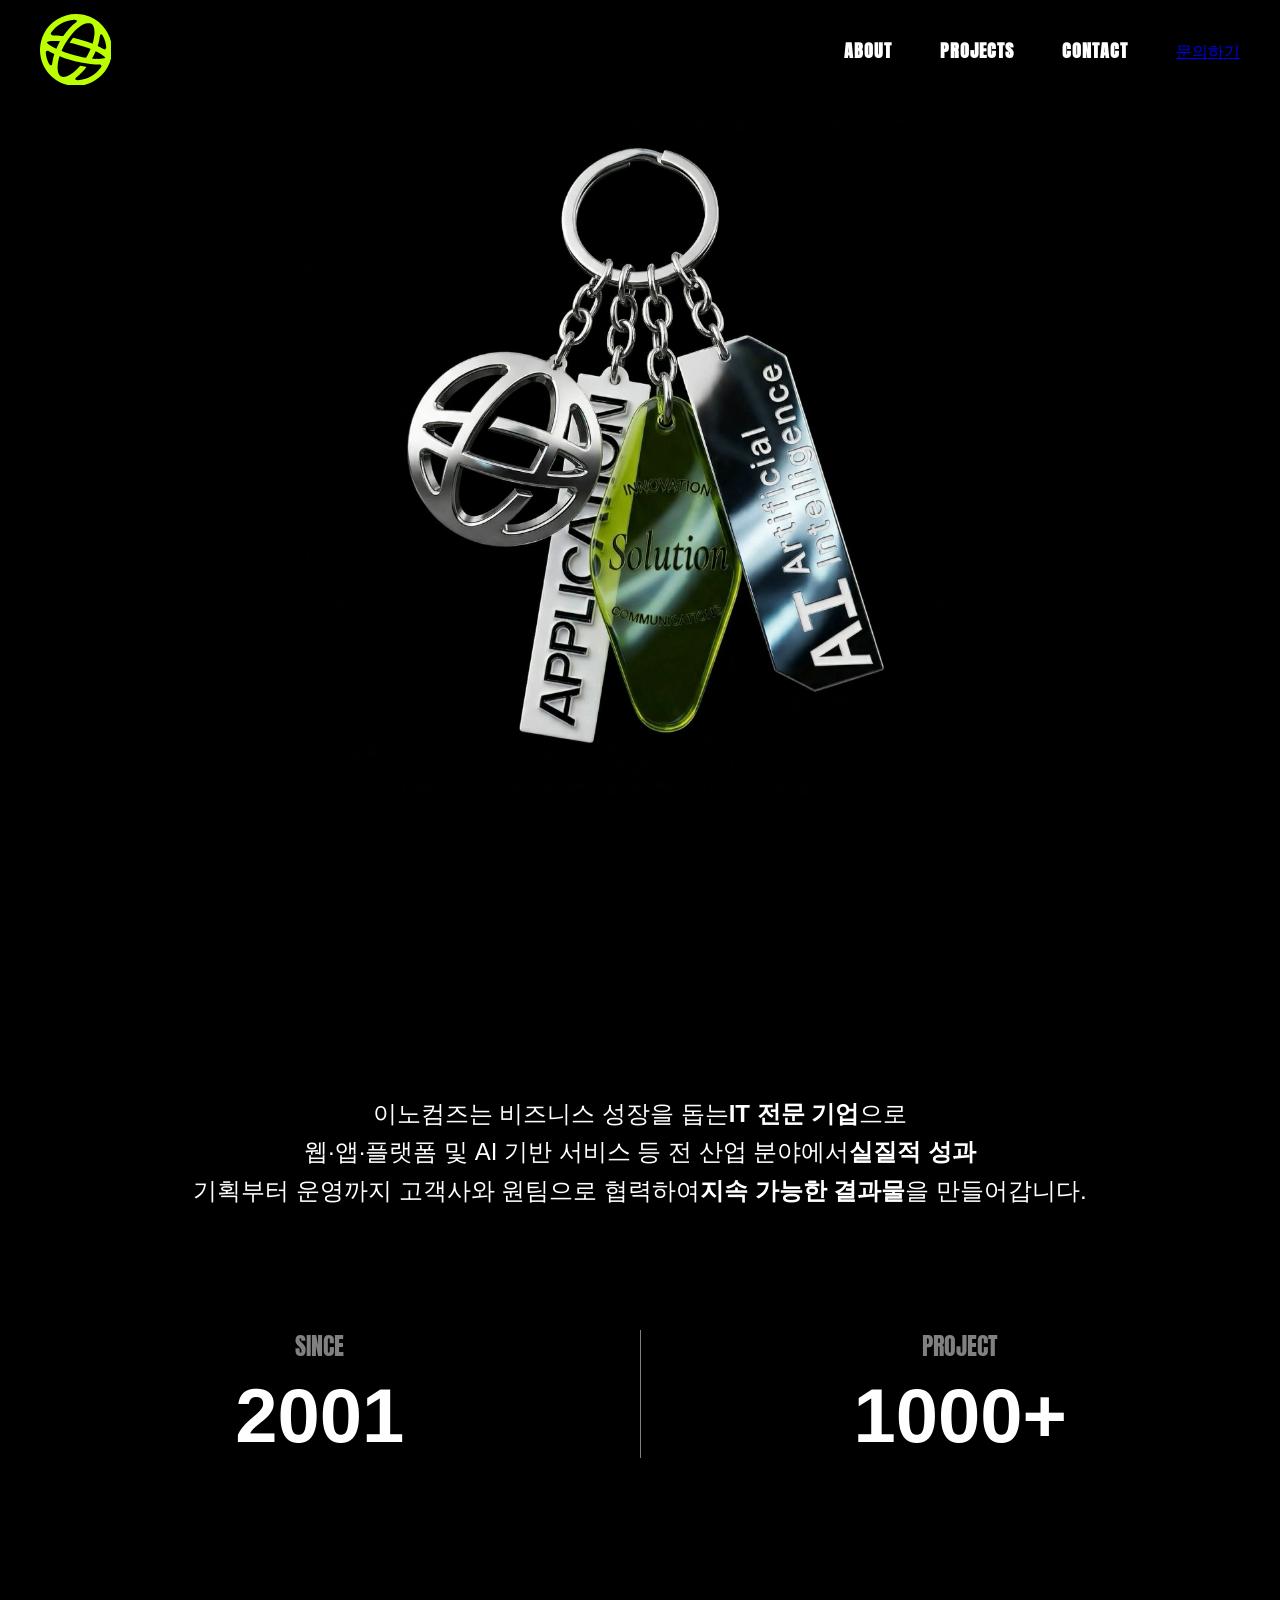
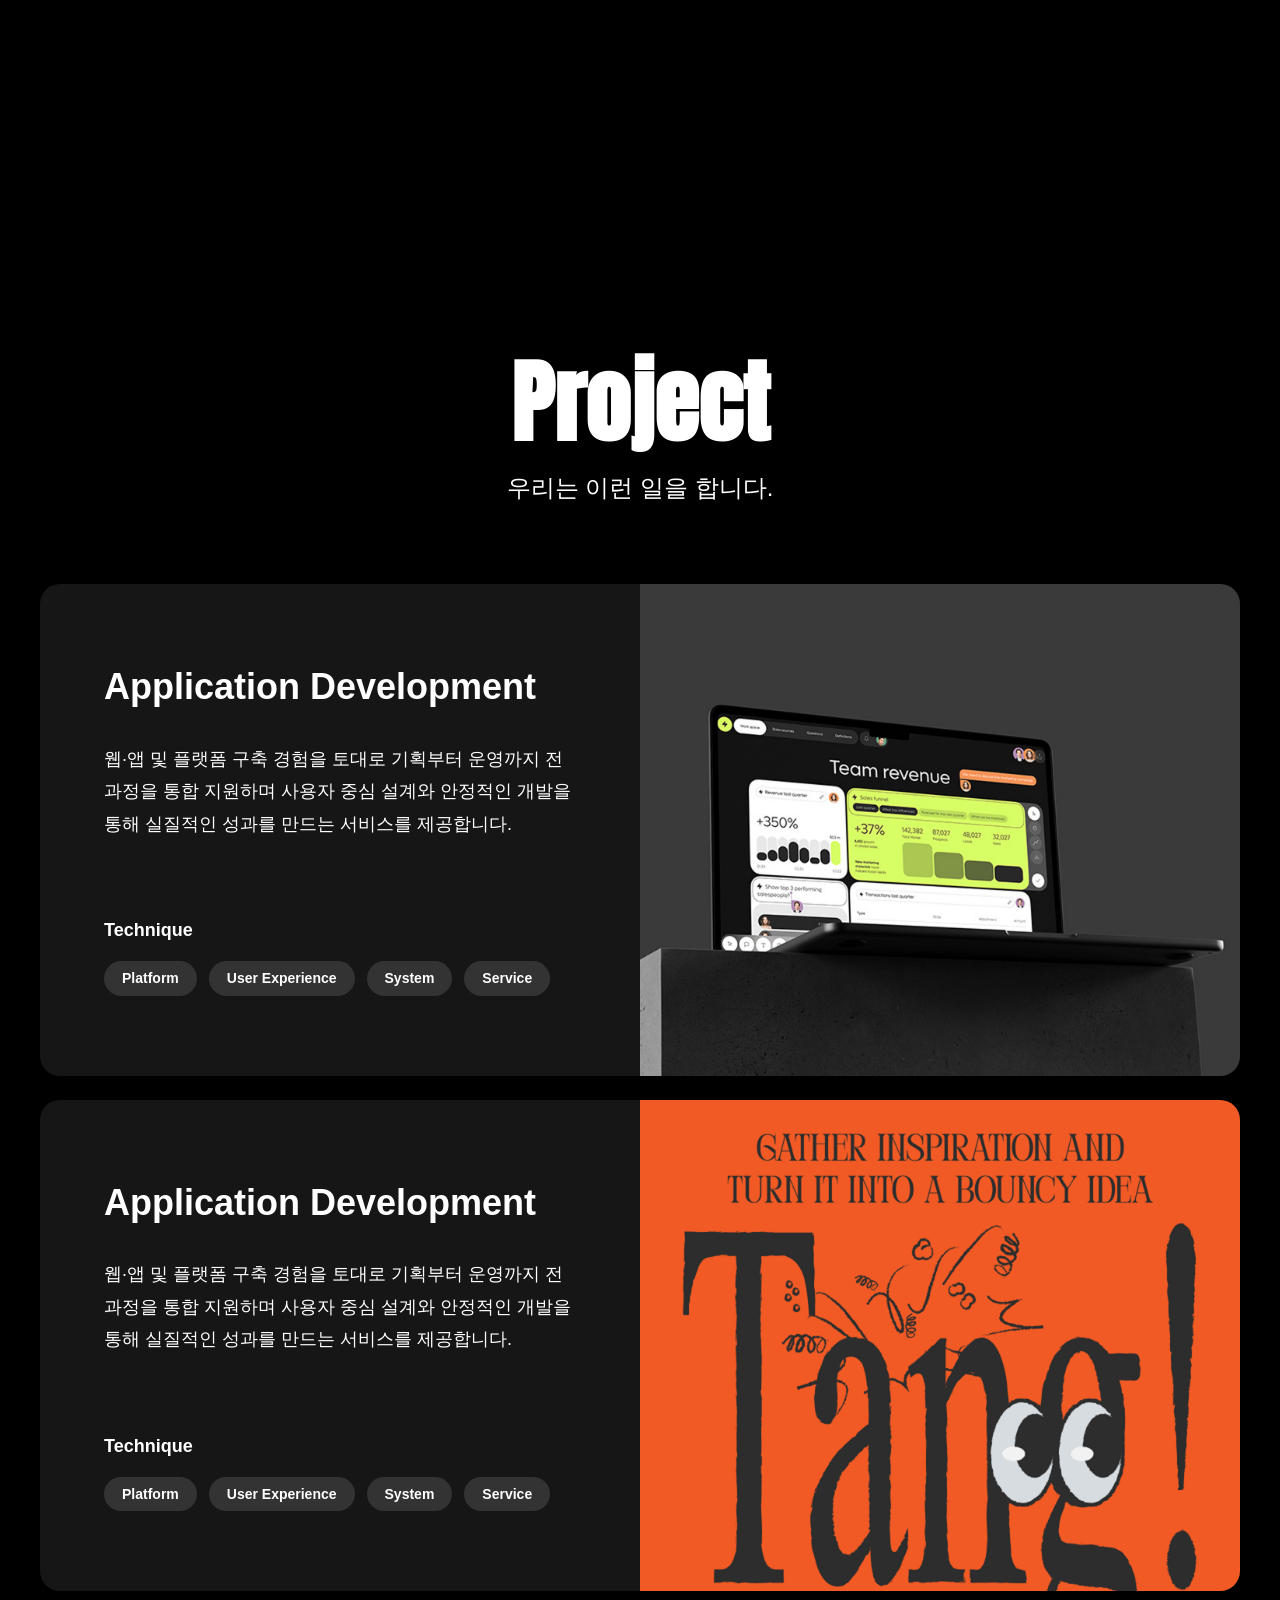
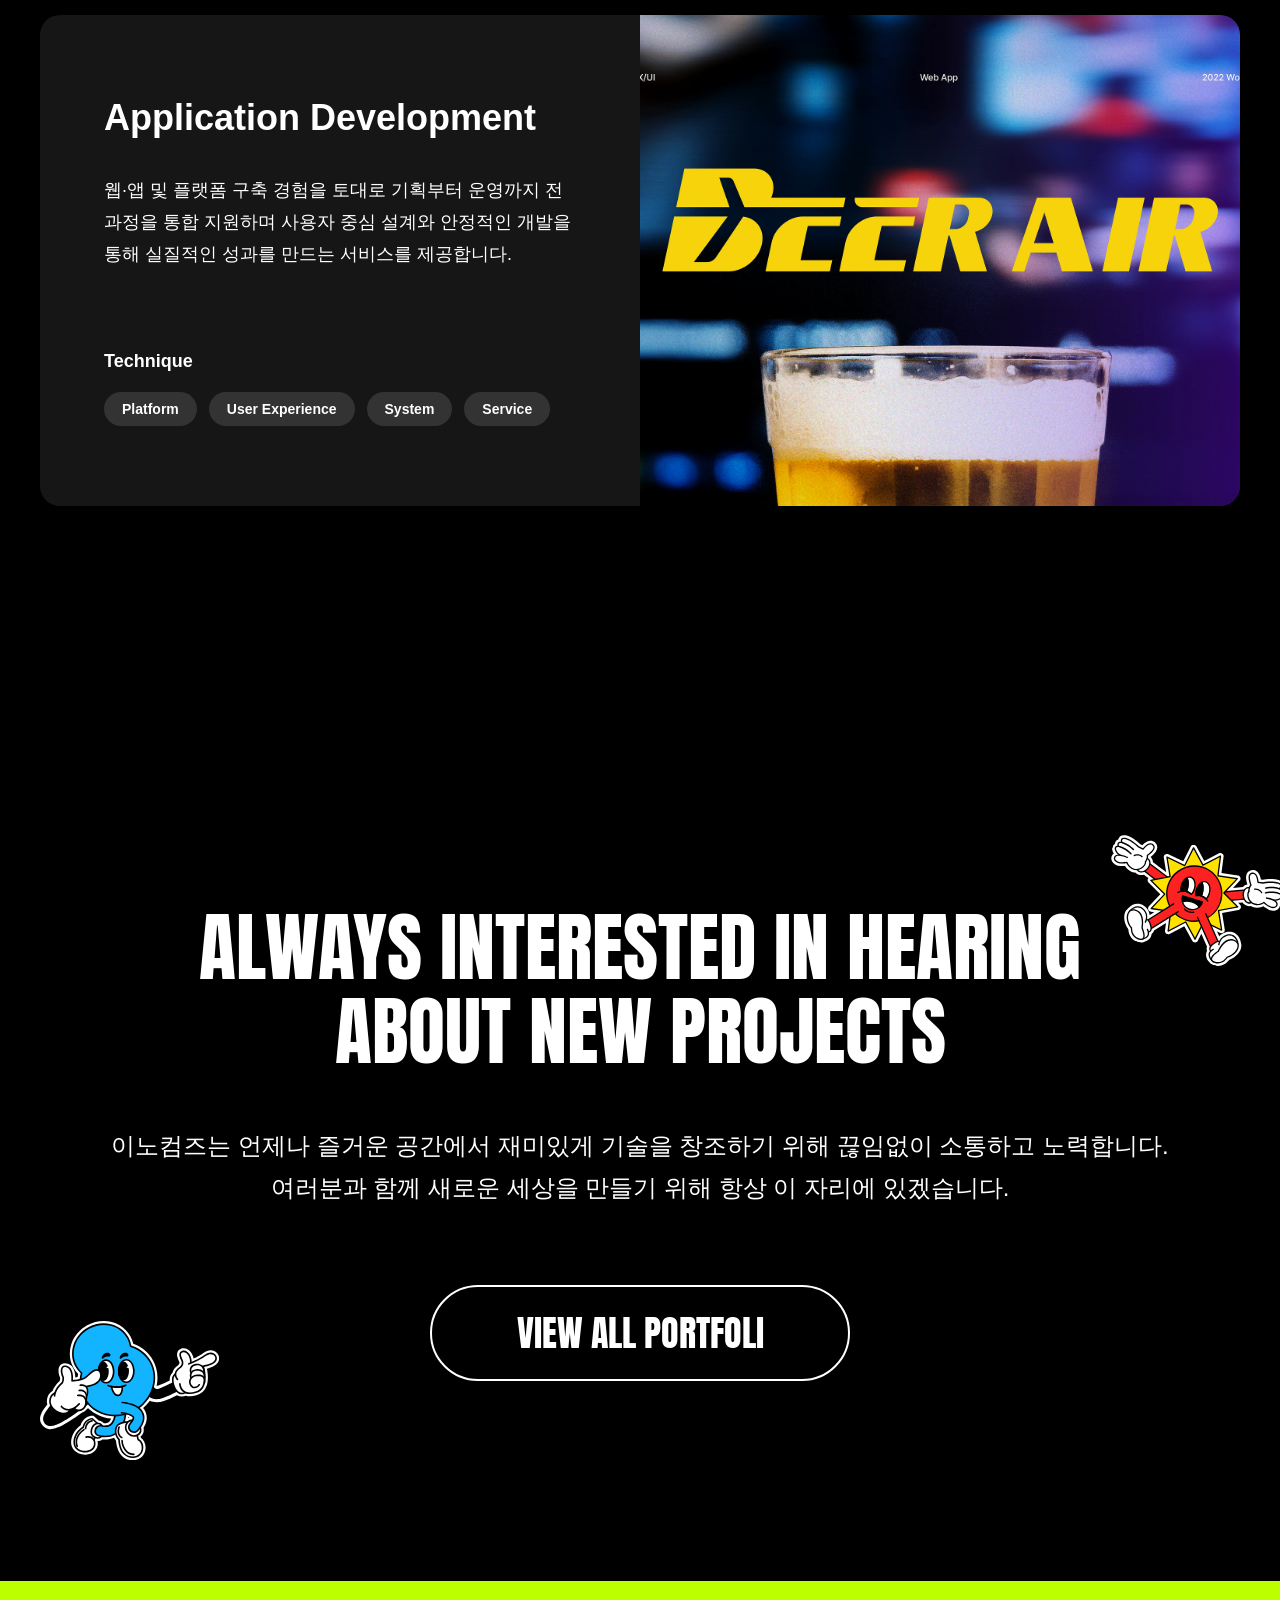
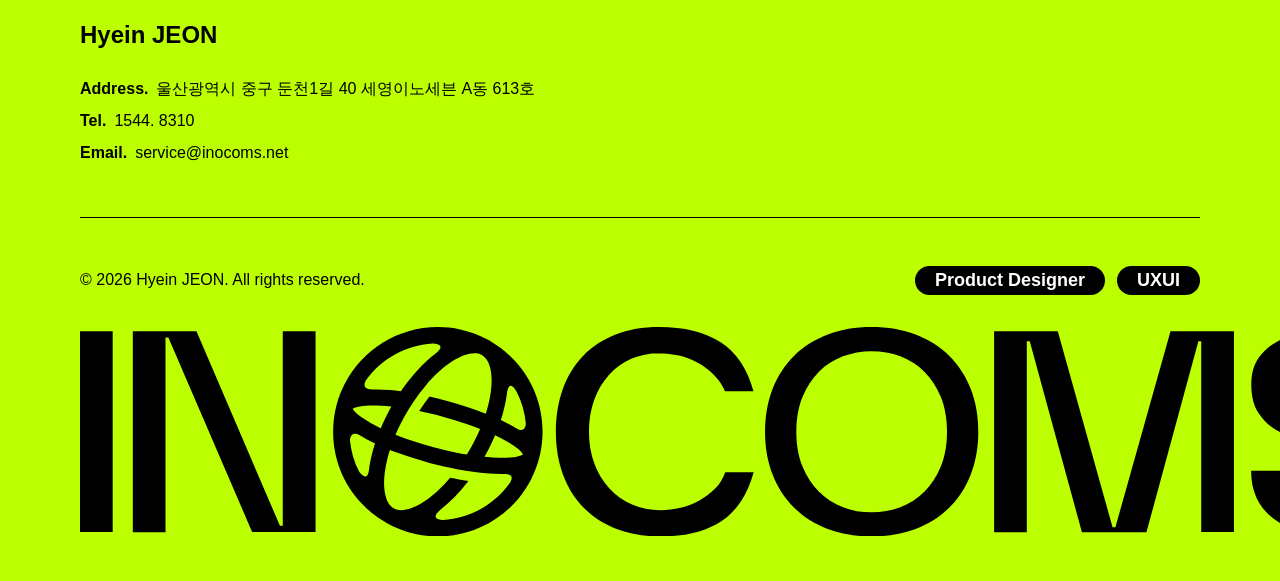
<file: index.html>
<!DOCTYPE html>
<html lang="ko">

<head>
    <meta charset="UTF-8">
    <meta name="viewport" content="width=device-width, initial-scale=1.0">
    <title>Jw</title>
    <link rel="stylesheet" href="style.css">
    <link rel="preconnect" href=" https://fonts.googleapis.com">
    <link rel="preconnect" href="https://fonts.gstatic.com" crossorigin>
    <link href="https://fonts.googleapis.com/css2?family=Anton&display=swap" rel="stylesheet">
</head>

<body>
    <!-- #### header start ####-->
    <header>
        <div class="header_inner">
            <a href="#" class="logo">
                <img src="image/logo.svg" alt="logo">
            </a>

            <div class="right_menu">
                <nav>
                    <ul class="menu">
                        <li><a href="about.html">ABOUT</a></li>
                        <li><a href="project.html">PROJECTS</a></li>
                        <li><a href="contact.html">CONTACT</a></li>
                    </ul>
                </nav>

                <a href="#" class="contact_btn">문의하기</a>
            </div>
        </div>
    </header>
    <!-- #### header start ####-->

    <!-- ### hero start ###-->
    <section class="hero">
        <img src="image/hero.png" alt="메인 이미지">
    </section>
    <!-- ### hero end ###-->

    <!-- ### about start ####-->
    <section class="about">
        <div class="about_text">
            <p>이노컴즈는 비즈니스 성장을 돕는<strong>IT 전문 기업</strong>으로</p>
            <p>웹·앱·플랫폼 및 AI 기반 서비스 등 전 산업 분야에서<strong>실질적 성과</strong></p>
            <p>기획부터 운영까지 고객사와 원팀으로 협력하여<strong>지속 가능한 결과물</strong>을 만들어갑니다.</p>
        </div>
        <!--정보1-->
        <div class="about_stats">
            <div class="stat_item">
                <span class="stat_label">SINCE</span>
                <h2>2001</h2>
            </div>
            <!--구분선 -->
            <div class="stat_divider"></div>
            <!--정보2 -->
            <div class="stat_item">
                <span class="stat_label">PROJECT</span>
                <h2>1000+</h2>
            </div>
        </div>
    </section>
    <!-- #### about end ####-->

    <!-- Project start -->
    <section class="project">

        <!--타이틀-->
        <div class="section_title">
            <h2>Project</h2>
            <p>우리는 이런 일을 합니다.</p>
        </div>

        <!--프로젝트 목록 -->
        <div class="project_list">

            <!--프로젝트1-->
            <article class="project_card">
                <div class="project_content">
                    <h3>Application Development</h3>
                    <p>
                        웹·앱 및 플랫폼 구축 경험을 토대로 기획부터 운영까지
                        전 과정을 통합 지원하며 사용자 중심 설계와 안정적인 개발을 통해
                        실질적인 성과를 만드는 서비스를 제공합니다.
                    </p>

                    <div class="technique">
                        <span>Technique</span>

                        <ul class="technique_list">
                            <li>Platform</li>
                            <li>User Experience</li>
                            <li>System</li>
                            <li>Service</li>
                        </ul>
                    </div>
                </div>

                <div class="project_image">
                    <img src="image/project1.png" alt="project1">
                </div>
            </article>
            <!--프로젝트1 end -->

            <!--프로젝트2-->
            <article class="project_card">
                <div class="project_content">
                    <h3>Application Development</h3>
                    <p>
                        웹·앱 및 플랫폼 구축 경험을 토대로 기획부터 운영까지
                        전 과정을 통합 지원하며 사용자 중심 설계와 안정적인 개발을 통해
                        실질적인 성과를 만드는 서비스를 제공합니다.
                    </p>

                    <div class="technique">
                        <span>Technique</span>

                        <ul class="technique_list">
                            <li>Platform</li>
                            <li>User Experience</li>
                            <li>System</li>
                            <li>Service</li>
                        </ul>
                    </div>
                </div>

                <div class="project_image">
                    <img src="image/project2.png" alt="project1">
                </div>
            </article>
            <!--프로젝트2 end -->

            <!--프로젝트3-->
            <article class="project_card">
                <div class="project_content">
                    <h3>Application Development</h3>
                    <p>
                        웹·앱 및 플랫폼 구축 경험을 토대로 기획부터 운영까지
                        전 과정을 통합 지원하며 사용자 중심 설계와 안정적인 개발을 통해
                        실질적인 성과를 만드는 서비스를 제공합니다.
                    </p>

                    <div class="technique">
                        <span>Technique</span>

                        <ul class="technique_list">
                            <li>Platform</li>
                            <li>User Experience</li>
                            <li>System</li>
                            <li>Service</li>
                        </ul>
                    </div>
                </div>

                <div class="project_image">
                    <img src="image/project3.png" alt="project1">
                </div>
            </article>
            <!--프로젝트3 end -->
        </div>
    </section>
    <!-- ### Project end ### -->

    <!-- ### Contact Start ####-->
    <section class="contact">

        <!--장식 이미지 -->
        <img src="image/blue_sticker.svg" alt="파랑스티커" class="character_left">
        <img src="image/red_sticker.svg" alt="빨강스티커" class="character_right">

        <!--타이틀 js효과 추가-->
        <div class="contact_title">
            <h2>ALWAYS INTERESTED IN HEARING<br>
                ABOUT NEW PROJECTS
            </h2>
        </div>

        <!--설명-->
        <div class="contact_description">
            <p>이노컴즈는 언제나 즐거운 공간에서 재미있게 기술을 창조하기 위해 끊임없이 소통하고 노력합니다.</p>
            <p>여러분과 함께 새로운 세상을 만들기 위해 항상 이 자리에 있겠습니다.</p>
        </div>

        <!--버튼 -->
        <a href="#" class="contact_button">VIEW ALL PORTFOLI</a>
    </section>
    <!-- ### Contact end ####-->

    <!-- ### Footer Start ####-->
    <footer class="footer">
        <div class="footer_inner">

            <!-- 회사 정보 -->
            <div class="footer_info">
                <h3>Hyein JEON</h3>
                <p><strong>Address.</strong>울산광역시 중구 둔천1길 40 세영이노세븐 A동 613호</p>
                <p><strong>Tel.</strong>1544. 8310</p>
                <p><strong>Email.</strong>service@inocoms.net</p>
            </div>

            <!--구분선-->
            <div class="footer_divider"></div>

            <!--하단 정보-->
            <div class="footer_bottom">
                <p class="copyright">
                    © 2026 Hyein JEON. All rights reserved.
                </p>

                <!--태그-->
                <div class="footer_tag">
                    <span>Product Designer</span>
                    <span>UXUI</span>
                </div>
            </div>

            <!--대형 로고-->
            <div class="footer_log">
                <img src="image/footer_logo.svg" alt="INOCOMS">
            </div>
        </div>
    </footer>
    <!-- ### Footer End ####-->

</body>

</html>
</file>
<file: style.css>
/*초기세팅*/
* {
    margin: 0;
    padding: 0;
    box-sizing: border-box;
}

body {
    background: #000;
    color: #fff;
    font-family: "Pretendard", sans-serif;
    cursor: none;
}

/* ===== Cursor Design Start ===== */
.cursor {
    width: 40px;
    height: 40px;
    border-radius: 50%;
    background: white;
    position: fixed;
    pointer-events: none;
    mix-blend-mode: difference;
    z-index: 9999;
}

/* ==== Header Start ==== */
header {
    width: 100%;
    position: fixed
}

.header_inner {
    max-width: 1440px;
    height: 100px;
    padding: 0 40px;
    margin: 0 auto;
    display: flex;
    justify-content: space-between;
    align-items: center;
}

/* 로고 */
.logo img {
    width: 72px;
    height: 72px;
    display: block;
}

/* 메뉴 */
.menu {
    display: flex;
    gap: 48px;
    list-style: none;
}

.menu a {
    color: white;
    text-decoration: none;
    font-size: 18px;
    font-weight: 700;
    letter-spacing: 1px;
}

/* 오른 메뉴 그룹 */
.right_menu {
    font-family: "Anton", sans-serif;
    display: flex;
    align-items: center;
    gap: 48px;
}



/* ==== Header End ==== */

/* === hero Start === */
.hero {
    display: flex;
    justify-content: center;
}

.hero img {
    width: 100%;
    max-width: 675px;
    margin-top: 120px;
    height: auto;
    display: block;
}

/* === hero End === */

/* === About Start === */
.about {
    padding: 300px 0;
    display: flex;
    flex-direction: column;
    align-items: center;
}

/* 소개 문구 */
.about_text {
    text-align: center;
}

.about_text p {
    font-family: "pretendard", sans-serif;
    font-size: 24px;
    font-weight: 300;
    line-height: 1.6;
    color: #fff;
}

.about_text strong {
    font-weight: 600;
}

/*수치 영역*/
.about_stats {
    width: 100%;
    max-width: 1440px;
    margin-top: 120px;
    display: flex;
    justify-content: center;
    align-items: center;
}

/* 숫자 카드 */
.stat_item {
    flex: 1;
    display: flex;
    flex-direction: column;
    align-items: center;
}

/* SINCE & PROJECT */
.stat_label {
    font-family: "Anton", sans-serif;
    font-size: 24px;
    line-height: 1;
    color: #808080;
    margin-bottom: 20px;
}

/*2001 & 1000+ */
.stat_item h2 {
    font-size: 76px;
    font-weight: 700;
    line-height: 1;
    color: #fff;
}

/*가운데 세로선*/
.stat_divider {
    width: 1px;
    height: 128px;
    background-color: #808080;
}

/*=== About End === */

/*=== Project Start === */
.project {
    max-width: 1440px;
    margin: 0 auto;
    padding: 200px 40px;
}

.project_list {
    display: flex;
    flex-direction: column;
    gap: 24px;
}

/* 타이틀 영역 */
.section_title {
    text-align: center;
    margin-bottom: 80px;
}

.section_title h2 {
    font-family: "Anton", sans-serif;
    font-size: 90px;
    line-height: 1;
    color: #fff;
}

.section_title p {
    margin-top: 24px;
    font-family: "pretendard", sans-serif;
    font-size: 24px;
    font-weight: 400;
    color: #fff;
}

/* Card */
.project_card {
    display: flex;
    overflow: hidden;
    border-radius: 20px;
    background: #161616;
}

/* 좌측 콘텐츠 */
.project_content {
    width: 50%;
    padding: 80px 64px;
    display: flex;
    flex-direction: column;
}

.project_content h3 {
    font-family: "pretendard", sans-serif;
    font-size: 36px;
    font-weight: 700;
    line-height: 1.3;
    color: #fff;
    margin-bottom: 32px;
}

.project_content p {
    font-family: "pretendard", sans-serif;
    font-size: 18px;
    font-weight: 400;
    line-height: 1.8;
    color: #fff;
    max-width: 520px;
    margin-bottom: 80px;
}

/* Technique */
.technique {
    margin-top: auto;
}

.technique span {
    display: block;
    font-family: "pretendard", sans-serif;
    font-size: 18px;
    font-weight: 700;
    color: #fff;
    margin-bottom: 20px;
}

.technique_list {
    display: flex;
    flex-wrap: wrap;
    gap: 12px;
    list-style: none;
}

.technique_list li {
    padding: 6px 18px;
    border-radius: 999px;
    background: #333;
    font-family: "pretendard", sans-serif;
    font-size: 14px;
    line-height: 1.6;
    font-weight: 700;
    color: #fff;
}

/* Image */
.project_image {
    width: 50%;
}

.project_image img {
    width: 100%;
    height: 100%;
    display: block;
    object-fit: cover;
}

/*=== Project End === */

/*=== Contact Start === */
.contact {
    max-width: 1440px;
    width: 100%;
    margin: 0 auto;
    padding: 200px 40px;
    position: relative;
    display: flex;
    flex-direction: column;
    align-items: center;
}

/*Title */
.contact_title {
    text-align: center;
}

.contact_title h2 {
    font-family: "Anton", sans-serif;
    font-size: 76px;
    line-height: 1.1;
    font-weight: 400;
    color: #fff;
}

/*Description*/
.contact_description {
    margin-top: 48px;
    text-align: center;
}

.contact_description p {
    font-family: "Pretendard", sans-serif;
    font-size: 24px;
    font-weight: 400;
    line-height: 1.4;
    color: #fff;
    margin-top: 8px;
}

/*Button*/
.contact_button {
    margin-top: 80px;
    width: 420px;
    height: 96px;
    display: flex;
    justify-content: center;
    align-items: center;
    border: 2px solid #fff;
    border-radius: 999px;
    text-decoration: none;
    font-family: "Anton", sans-serif;
    font-size: 36px;
    font-weight: 400;
    color: #fff;
    transition: all 0.3s ease;
}

.contact_button:hover {
    background: #fff;
    color: #000;
}

/* 공통 */
.character_left,
.character_right {
    position: absolute;
    width: 180px;
}

/* 좌측 */
.character_left {
    left: 40px;
    bottom: 120px;
}

/*우측*/
.character_right {
    right: 0;
    top: 140px;
    transform: translate(0) rotate(17deg);
}

/*=== Contact end === */

/* ==== Footer Start ==== */
.footer {
    background-color: #BBFF00;
    padding: 40px;
    overflow: hidden;
}

.footer_inner {
    max-width: 1440px;
    margin: 0 auto;
    padding: 0 40px;
}

/*상단 정보 영역 */
.footer_info h3 {
    font-family: "Pretendard", sans-serif;
    font-size: 24px;
    font-weight: 700;
    color: #000;
    margin-bottom: 24px;
}

.footer_info p {
    font-family: "Pretendard", sans-serif;
    font-size: 16px;
    font-weight: 400;
    line-height: 2;
    color: #000;
}

.footer_info strong {
    font-weight: 700;
    margin-right: 8px;
}

/*구분선*/
.footer_divider {
    width: 100%;
    height: 1px;
    background-color: #000;
    margin: 48px 0;
}

/*하단 영역*/
.footer_bottom {
    display: flex;
    justify-content: space-between;
    align-items: center;
    margin-bottom: 32px;
}

/*카피라이트*/
.copyright {
    font-family: "Pretendard", sans-serif;
    font-size: 16px;
    font-weight: 400;
    color: #000;
}

/*태그영역*/
.footer_tag {
    display: flex;
    gap: 12px;
}

.footer_tag span {
    padding: 4px 20px;
    border-radius: 999px;
    background: #000;
    color: #fff;
    font-family: "Pretendard", sans-serif;
    font-size: 18px;
    font-weight: 600;
}

/*대형 로고*/
.footer_logo img {
    width: 100%;
    display: block;
}

/* ==== Footer End ==== */
</file>
